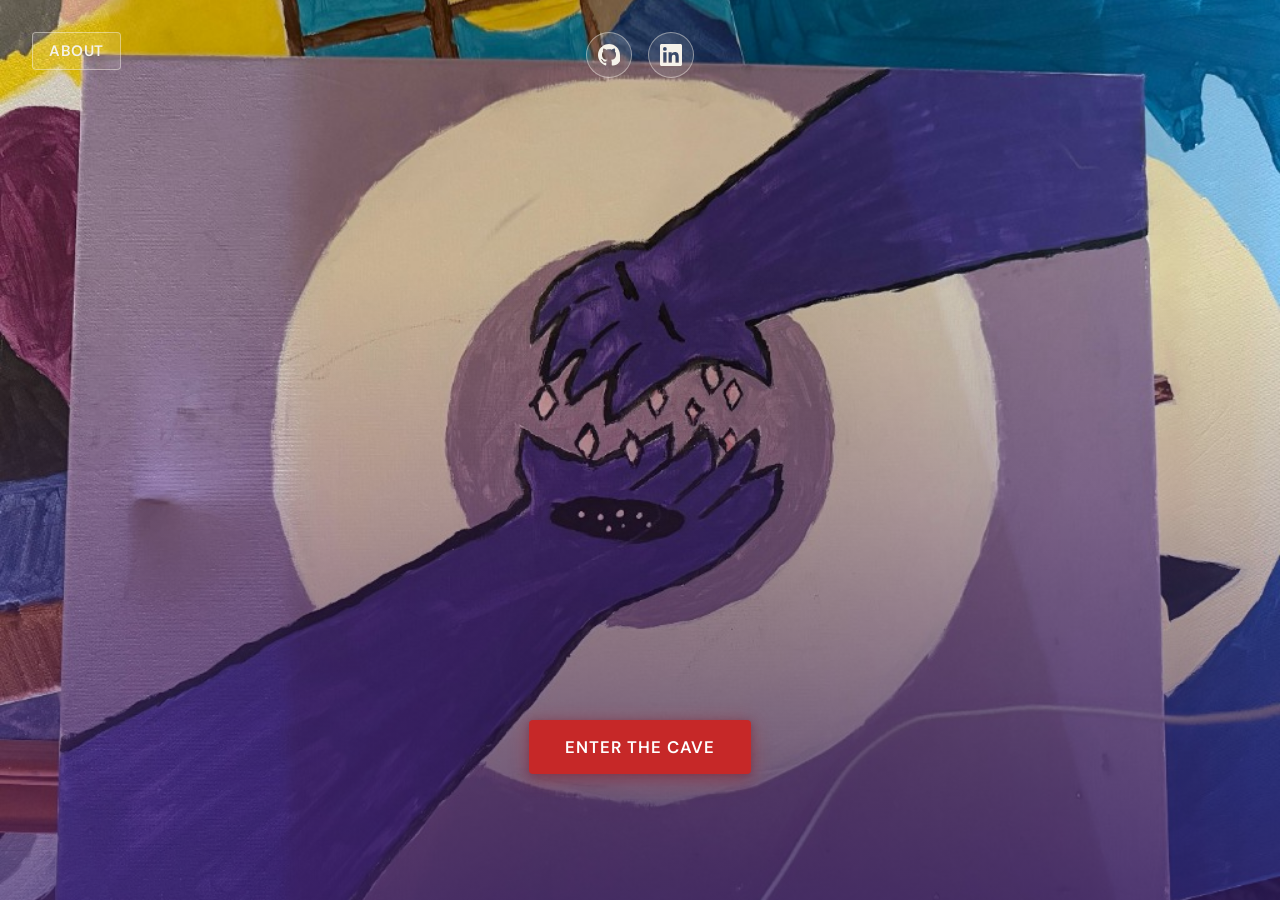
<file: index.html>
<!DOCTYPE html>
<html lang="en">
  <head>
    <meta charset="UTF-8" />
    <meta name="viewport" content="width=device-width, initial-scale=1.0" />
    <title>Portfolio — Enter the Cave</title>
    <link rel="preconnect" href="https://fonts.googleapis.com" />
    <link rel="preconnect" href="https://fonts.gstatic.com" crossorigin />
    <link
      href="https://fonts.googleapis.com/css2?family=Cormorant+Garamond:wght@500;600&family=DM+Sans:wght@400;500;600&display=swap"
      rel="stylesheet"
    />
    <link rel="stylesheet" href="css/styles.css" />
  </head>
  <body>
    <main class="home fade-in">
      <div class="home__bg" role="img" aria-label="Painting of two hands reaching across concentric circles"></div>
      <a href="about.html" class="home__about-link">About</a>
      <nav class="home__social" aria-label="Social links">
        <a
          href="https://github.com/FranciscoBenjamn"
          target="_blank"
          rel="noopener noreferrer"
          aria-label="GitHub profile (opens in new tab)"
        >
          <svg viewBox="0 0 24 24" aria-hidden="true">
            <path
              d="M12 0C5.37 0 0 5.37 0 12c0 5.31 3.435 9.795 8.205 11.385.6.105.825-.255.825-.57 0-.285-.015-1.23-.015-2.235-3.015.555-3.795-.735-4.035-1.41-.135-.345-.72-1.41-1.23-1.695-.42-.225-1.02-.78-.015-.795.945-.015 1.62.87 1.845 1.23 1.08 1.815 2.805 1.305 3.495.99.105-.78.42-1.305.765-1.605-2.67-.3-5.46-1.335-5.46-5.925 0-1.305.465-2.385 1.23-3.225-.12-.3-.54-1.53.12-3.18 0 0 1.005-.315 3.3 1.23.96-.27 1.98-.405 3-.405s2.04.135 3 .405c2.295-1.56 3.3-1.23 3.3-1.23.66 1.65.24 2.88.12 3.18.765.84 1.23 1.905 1.23 3.225 0 4.605-2.805 5.625-5.475 5.925.435.375.81 1.095.81 2.22 0 1.605-.015 2.895-.015 3.3 0 .315.225.69.825.57A8.203 8.203 0 0 0 24 12c0-6.63-5.37-12-12-12z"
            />
          </svg>
        </a>
        <a
          href="https://www.linkedin.com/in/franklin-benjamin/"
          target="_blank"
          rel="noopener noreferrer"
          aria-label="LinkedIn profile (opens in new tab)"
        >
          <svg viewBox="0 0 24 24" aria-hidden="true">
            <path
              d="M20.447 20.452h-3.554v-5.569c0-1.328-.027-3.037-1.852-3.037-1.853 0-2.136 1.445-2.136 2.939v5.667H9.351V9h3.414v1.561h.046c.477-.9 1.637-1.85 3.37-1.85 3.601 0 4.267 2.37 4.267 5.455v6.286zM5.337 7.433a2.062 2.062 0 0 1-2.063-2.065 2.064 2.064 0 1 1 2.063 2.065zm1.782 13.019H3.555V9h3.564v11.452zM22.225 0H1.771C.792 0 0 .774 0 1.729v20.542C0 23.227.792 24 1.771 24h20.451C23.2 24 24 23.227 24 22.271V1.729C24 .774 23.2 0 22.222 0h.003z"
            />
          </svg>
        </a>
      </nav>
      <div class="home__content">
        <a href="projects.html" class="btn-cave">Enter the Cave</a>
      </div>
    </main>
  </body>
</html>
</file>
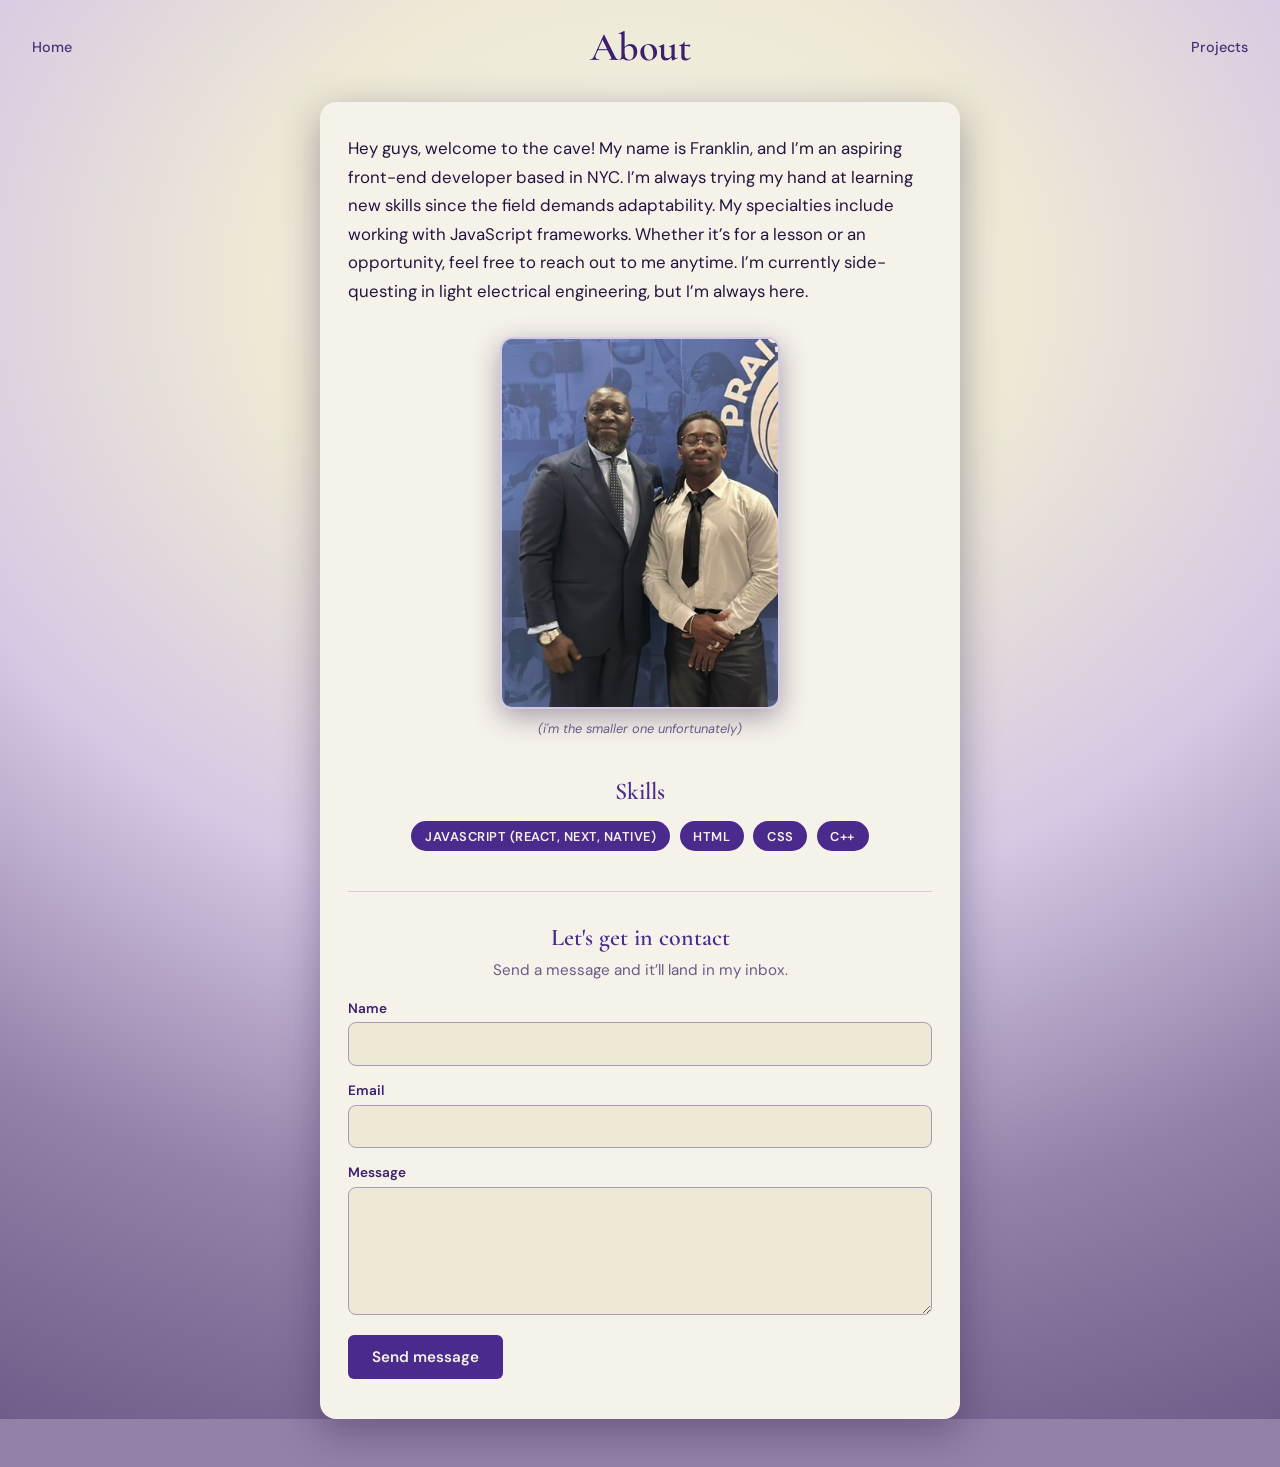
<file: about.html>
<!DOCTYPE html>
<html lang="en">
  <head>
    <meta charset="UTF-8" />
    <meta name="viewport" content="width=device-width, initial-scale=1.0" />
    <title>About — The Cave</title>
    <link rel="preconnect" href="https://fonts.googleapis.com" />
    <link rel="preconnect" href="https://fonts.gstatic.com" crossorigin />
    <link
      href="https://fonts.googleapis.com/css2?family=Cormorant+Garamond:wght@500;600&family=DM+Sans:wght@400;500;600&display=swap"
      rel="stylesheet"
    />
    <link rel="stylesheet" href="css/styles.css" />
  </head>
  <body>
    <div class="about-page fade-in">
      <header class="about-header">
        <a href="index.html" class="back-link about-header__left">Home</a>
        <h1>About</h1>
        <a href="projects.html" class="back-link about-header__right">Projects</a>
      </header>

      <article class="about-body">
        <p class="about-intro">
          Hey guys, welcome to the cave! My name is Franklin, and I’m an aspiring front-end developer
          based in NYC. I’m always trying my hand at learning new skills since the field demands
          adaptability. My specialties include working with JavaScript frameworks. Whether it’s for
          a lesson or an opportunity, feel free to reach out to me anytime. I’m currently
          side-questing in light electrical engineering, but I’m always here.
        </p>

        <figure class="about-photo">
          <img
            src="images/about-photo.png"
            alt="Franklin standing next to a family member at an event"
            width="400"
            height="500"
            loading="lazy"
          />
          <figcaption>(i'm the smaller one unfortunately)</figcaption>
        </figure>

        <section class="about-skills-section">
          <h2>Skills</h2>
          <ul class="about-skills">
            <li>Javascript (React, Next, Native)</li>
            <li>HTML</li>
            <li>CSS</li>
            <li>C++</li>
          </ul>
        </section>

        <section class="contact-section">
          <h2>Let's get in contact</h2>
          <p class="contact-note">Send a message and it’ll land in my inbox.</p>
          <p class="contact-success" id="contact-success" hidden>
            Thanks — your message was sent. I’ll get back to you soon.
          </p>
          <form
            class="contact-form"
            action="https://formsubmit.co/franklin.benjamine2@gmail.com"
            method="POST"
          >
            <input type="hidden" name="_subject" value="New message from your portfolio" />
            <input type="hidden" name="_next" id="form-next" value="" />
            <input type="hidden" name="_captcha" value="false" />
            <input
              type="text"
              name="_gotcha"
              class="contact-form__honeypot"
              tabindex="-1"
              autocomplete="off"
              aria-hidden="true"
            />

            <label class="contact-form__field">
              <span>Name</span>
              <input type="text" name="name" required autocomplete="name" />
            </label>

            <label class="contact-form__field">
              <span>Email</span>
              <input type="email" name="email" required autocomplete="email" />
            </label>

            <label class="contact-form__field">
              <span>Message</span>
              <textarea name="message" rows="5" required></textarea>
            </label>

            <button type="submit" class="btn-contact">Send message</button>
          </form>
        </section>
      </article>
    </div>

    <script>
      const formNext = document.getElementById("form-next");
      if (formNext) {
        formNext.value = `${window.location.origin}/about?sent=1`;
      }

      if (new URLSearchParams(window.location.search).get("sent") === "1") {
        document.getElementById("contact-success").hidden = false;
        document.querySelector(".contact-form").hidden = true;
        document.querySelector(".contact-note").hidden = true;
      }
    </script>
  </body>
</html>
</file>
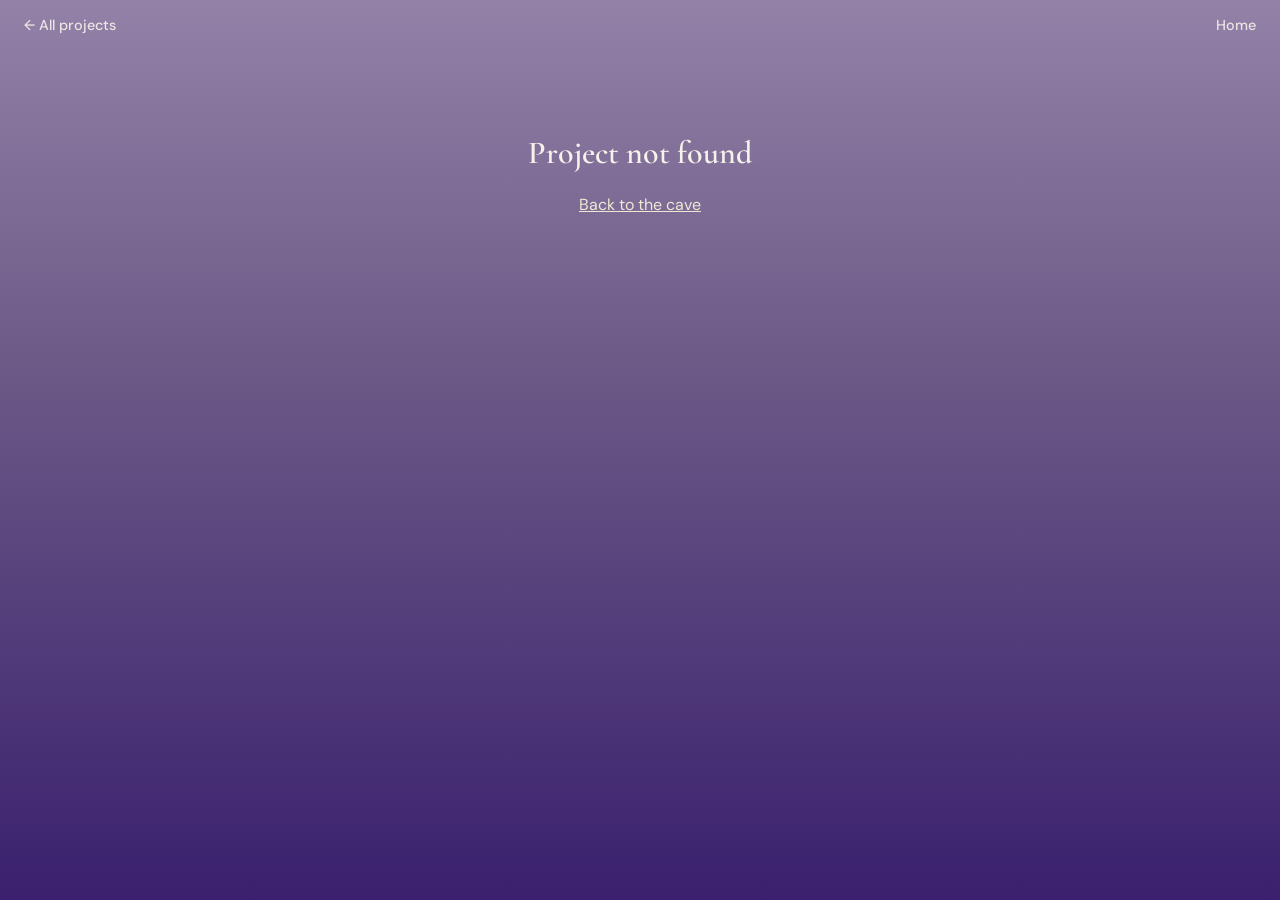
<file: project.html>
<!DOCTYPE html>
<html lang="en">
  <head>
    <meta charset="UTF-8" />
    <meta name="viewport" content="width=device-width, initial-scale=1.0" />
    <title>Project — Portfolio</title>
    <link rel="preconnect" href="https://fonts.googleapis.com" />
    <link rel="preconnect" href="https://fonts.gstatic.com" crossorigin />
    <link
      href="https://fonts.googleapis.com/css2?family=Cormorant+Garamond:wght@500;600&family=DM+Sans:wght@400;500;600&display=swap"
      rel="stylesheet"
    />
    <link rel="stylesheet" href="css/styles.css" />
  </head>
  <body>
    <div class="detail-page">
      <nav class="detail-nav">
        <a href="projects.html" class="back-link">← All projects</a>
        <a href="index.html" class="back-link">Home</a>
      </nav>
      <div id="content"></div>
    </div>

    <script src="js/projects.js"></script>
    <script>
      const params = new URLSearchParams(window.location.search);
      const id = params.get("id");
      const project = id ? getProjectById(id) : null;
      const content = document.getElementById("content");

      if (!project) {
        content.innerHTML = `
          <div class="detail-not-found fade-in">
            <h1>Project not found</h1>
            <p><a href="projects.html">Back to the cave</a></p>
          </div>
        `;
        document.title = "Not found — Portfolio";
      } else {
        document.title = `${project.title} — Portfolio`;
        content.innerHTML = `
          <article class="fade-in">
            <div class="detail-hero">
              <img src="${project.image}" alt="${project.title}" />
            </div>
            <div class="detail-body">
              <a
                href="${project.github}"
                class="btn-github"
                target="_blank"
                rel="noopener noreferrer"
              >View code on GitHub ↗</a>
              <h1>${project.title}</h1>
              <p class="detail-tagline">${project.tagline}</p>
              <div class="detail-stack">
                ${project.stack.map((s) => `<span>${s}</span>`).join("")}
              </div>
              <section class="detail-section">
                <h2>What it is</h2>
                <p>${project.description}</p>
              </section>
              <section class="detail-section">
                <h2>How it was made</h2>
                <p>${project.howItWasMade}</p>
              </section>
            </div>
          </article>
        `;
      }
    </script>
  </body>
</html>
</file>
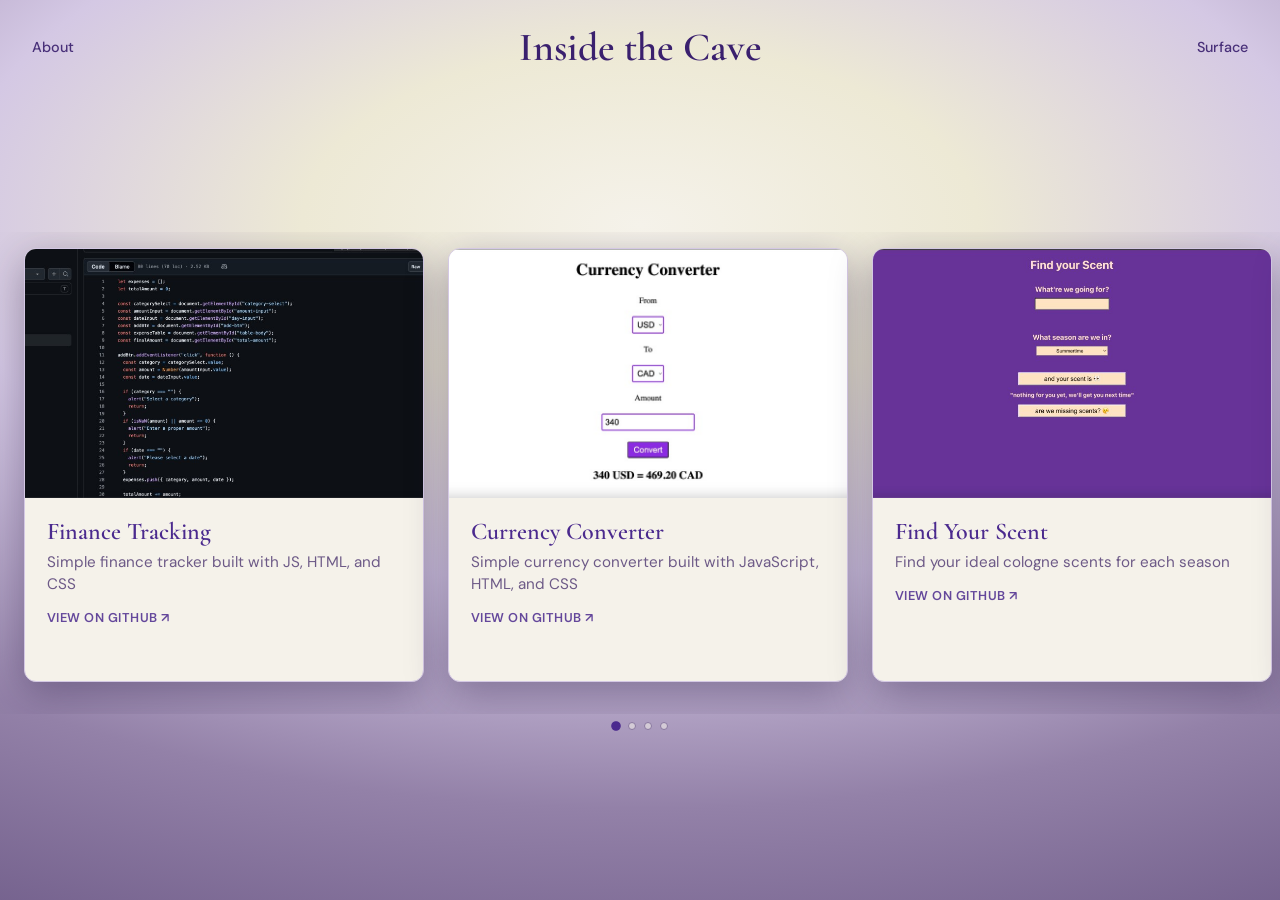
<file: projects.html>
<!DOCTYPE html>
<html lang="en">
  <head>
    <meta charset="UTF-8" />
    <meta name="viewport" content="width=device-width, initial-scale=1.0" />
    <title>Projects — The Cave</title>
    <link rel="preconnect" href="https://fonts.googleapis.com" />
    <link rel="preconnect" href="https://fonts.gstatic.com" crossorigin />
    <link
      href="https://fonts.googleapis.com/css2?family=Cormorant+Garamond:wght@500;600&family=DM+Sans:wght@400;500;600&display=swap"
      rel="stylesheet"
    />
    <link rel="stylesheet" href="css/styles.css" />
  </head>
  <body>
    <div class="projects-page fade-in">
      <header class="projects-header">
        <a href="about.html" class="back-link projects-header__left">About</a>
        <h1>Inside the Cave</h1>
        <a href="index.html" class="back-link">Surface</a>
      </header>

      <div class="carousel-wrap">
        <div class="carousel" id="carousel" aria-label="Project carousel"></div>
        <div class="carousel-dots" id="dots" aria-hidden="true"></div>
      </div>
    </div>

    <script src="js/projects.js"></script>
    <script>
      const carousel = document.getElementById("carousel");
      const dotsContainer = document.getElementById("dots");

      PROJECTS.forEach((project) => {
        const card = document.createElement("article");
        card.className = "carousel__card";
        const primaryLink = project.live ?? project.github;
        const primaryLabel = project.live ? "View ↗" : "View on GitHub ↗";
        const githubLinkHtml = project.live
          ? `<a class="carousel__card-link" href="${project.github}" target="_blank" rel="noopener noreferrer" aria-label="${project.title} repository on GitHub (opens in new tab)">View on GitHub ↗</a>`
          : "";
        card.innerHTML = `
          <img src="${project.image}" alt="" loading="lazy" />
          <div class="carousel__card-body">
            <h2>${project.title}</h2>
            <p>${project.tagline}</p>
            <a class="carousel__card-link" href="${primaryLink}" target="_blank" rel="noopener noreferrer">${primaryLabel}</a>
            ${githubLinkHtml}
          </div>
        `;
        carousel.appendChild(card);

        const dot = document.createElement("span");
        dotsContainer.appendChild(dot);
      });

      const dots = [...dotsContainer.children];
      const cards = [...carousel.children];

      function updateDots() {
        const scrollLeft = carousel.scrollLeft;
        const cardWidth = cards[0]?.offsetWidth ?? 1;
        const gap = 24;
        const index = Math.round(scrollLeft / (cardWidth + gap));
        dots.forEach((d, i) => d.classList.toggle("active", i === index));
      }

      carousel.addEventListener("scroll", () => {
        requestAnimationFrame(updateDots);
      });

      updateDots();
    </script>
  </body>
</html>
</file>
<file: css/styles.css>
:root {
  /* Matched to portfoliohome painting */
  --white: #f5f2ea;
  --white-soft: #ede9d5;
  --lavender-pale: #d4c8e4;
  --lavender: #a89bb8;
  --lavender-dusty: #9381a8;
  --purple-mid: #6d5a87;
  --purple-deep: #4b2a8e;
  --purple-dark: #3a206e;
  --purple-ink: #24143f;
  --cave-red: #c62828;
  --cave-red-hover: #e53935;
  --shadow: rgba(36, 20, 63, 0.38);
  font-family: "DM Sans", system-ui, sans-serif;
}

*,
*::before,
*::after {
  box-sizing: border-box;
}

html {
  scroll-behavior: smooth;
}

body {
  margin: 0;
  min-height: 100dvh;
  color: var(--purple-ink);
  background: var(--lavender-dusty);
}

h1,
h2,
h3 {
  font-family: "Cormorant Garamond", Georgia, serif;
  font-weight: 600;
  line-height: 1.15;
}

/* —— Home / Cave entrance —— */
.home {
  position: relative;
  min-height: 100dvh;
  display: flex;
  flex-direction: column;
  align-items: center;
  justify-content: flex-end;
  padding: 2rem 1.5rem 12vh;
  overflow: hidden;
}

.home__bg {
  position: absolute;
  inset: 0;
  background: url("../images/portfoliohome.png") center / cover no-repeat;
  z-index: 0;
}

.home__bg::after {
  content: "";
  position: absolute;
  inset: 0;
  background: linear-gradient(
    to top,
    rgba(58, 32, 110, 0.65) 0%,
    rgba(75, 42, 142, 0.2) 45%,
    transparent 70%
  );
  pointer-events: none;
}

.home__content {
  position: relative;
  z-index: 1;
  text-align: center;
}

.home__social {
  position: absolute;
  top: 1.5rem;
  left: 50%;
  z-index: 2;
  display: flex;
  justify-content: center;
  gap: 1rem;
  transform: translateX(-50%);
}

.home__social a {
  display: flex;
  align-items: center;
  justify-content: center;
  width: 46px;
  height: 46px;
  color: var(--white);
  background: rgba(245, 242, 234, 0.12);
  border: 1px solid rgba(245, 242, 234, 0.45);
  border-radius: 50%;
  text-decoration: none;
  transition:
    background 0.2s ease,
    color 0.2s ease,
    transform 0.2s ease,
    border-color 0.2s ease;
}

.home__social a:hover {
  background: var(--white);
  color: var(--purple-deep);
  border-color: var(--white);
  transform: translateY(-2px);
}

@media (min-width: 768px) {
  .home__social {
    top: 2rem;
  }
}

.home__social a:focus-visible {
  outline: 3px solid var(--white);
  outline-offset: 3px;
}

.home__social svg {
  width: 22px;
  height: 22px;
  fill: currentColor;
}

.btn-cave {
  display: inline-block;
  margin: 0;
  padding: 1rem 2.25rem;
  font-size: 1.05rem;
  font-weight: 600;
  letter-spacing: 0.06em;
  text-transform: uppercase;
  text-decoration: none;
  color: #fff;
  background: var(--cave-red);
  border: none;
  border-radius: 4px;
  cursor: pointer;
  box-shadow:
    0 4px 20px rgba(198, 40, 40, 0.45),
    0 2px 8px var(--shadow);
  transition:
    transform 0.2s ease,
    background 0.2s ease,
    box-shadow 0.2s ease;
}

.btn-cave:hover {
  background: var(--cave-red-hover);
  transform: translateY(-2px);
  box-shadow:
    0 8px 28px rgba(198, 40, 40, 0.5),
    0 4px 12px var(--shadow);
}

.btn-cave:focus-visible {
  outline: 3px solid var(--white);
  outline-offset: 4px;
}

.home__about-link {
  position: absolute;
  top: 1.5rem;
  left: 1.5rem;
  z-index: 2;
  font-size: 0.95rem;
  font-weight: 600;
  letter-spacing: 0.04em;
  text-transform: uppercase;
  text-decoration: none;
  color: var(--white);
  padding: 0.5rem 1rem;
  border: 1px solid rgba(245, 242, 234, 0.45);
  border-radius: 4px;
  background: rgba(245, 242, 234, 0.12);
  transition:
    background 0.2s ease,
    color 0.2s ease,
    border-color 0.2s ease;
}

.home__about-link:hover {
  background: var(--white);
  color: var(--purple-deep);
  border-color: var(--white);
}

.home__about-link:focus-visible {
  outline: 3px solid var(--white);
  outline-offset: 3px;
}

@media (min-width: 768px) {
  .home__about-link {
    top: 2rem;
    left: 2rem;
  }
}

/* —— About —— */
.about-page {
  min-height: 100dvh;
  background: radial-gradient(
      ellipse 120% 90% at 50% 20%,
      var(--white) 0%,
      var(--white-soft) 25%,
      var(--lavender-pale) 50%,
      var(--lavender-dusty) 75%,
      var(--purple-mid) 100%
    );
}

.about-header {
  display: grid;
  grid-template-columns: minmax(5rem, 1fr) auto minmax(5rem, 1fr);
  align-items: center;
  gap: 2rem;
  padding: 1.5rem 2rem 0.5rem;
}

.about-header h1 {
  margin: 0;
  grid-column: 2;
  font-size: clamp(1.75rem, 4vw, 2.5rem);
  color: var(--purple-dark);
  text-align: center;
}

.about-header .back-link {
  color: var(--purple-dark);
}

.about-header__left {
  grid-column: 1;
  justify-self: start;
}

.about-header__right {
  grid-column: 3;
  justify-self: end;
}

.about-body {
  max-width: 40rem;
  margin: 1.5rem auto 3rem;
  padding: 2rem 1.75rem 2.5rem;
  background: var(--white);
  border-radius: 16px;
  box-shadow: 0 12px 40px var(--shadow);
}

.about-intro {
  margin: 0 0 2rem;
  font-size: 1.05rem;
  line-height: 1.7;
  color: var(--purple-ink);
}

.about-photo {
  margin: 0 auto 2.5rem;
  max-width: 280px;
  text-align: center;
}

.about-photo img {
  display: block;
  width: 100%;
  height: auto;
  border-radius: 12px;
  box-shadow: 0 8px 28px var(--shadow);
  border: 2px solid var(--lavender-pale);
}

.about-photo figcaption {
  margin-top: 0.65rem;
  font-size: 0.8rem;
  font-style: italic;
  color: var(--purple-mid);
  line-height: 1.4;
}

.about-skills-section h2 {
  margin: 0 0 1rem;
  font-size: 1.5rem;
  color: var(--purple-deep);
  text-align: center;
}

.about-skills {
  list-style: none;
  margin: 0;
  padding: 0;
  display: flex;
  flex-wrap: wrap;
  justify-content: center;
  gap: 0.6rem;
}

.about-skills li {
  font-size: 0.8rem;
  font-weight: 600;
  text-transform: uppercase;
  letter-spacing: 0.04em;
  padding: 0.4rem 0.85rem;
  background: var(--purple-deep);
  color: var(--white);
  border-radius: 999px;
}

.contact-section {
  margin-top: 2.5rem;
  padding-top: 2rem;
  border-top: 1px solid var(--lavender-pale);
}

.contact-section h2 {
  margin: 0 0 0.5rem;
  font-size: 1.5rem;
  color: var(--purple-deep);
  text-align: center;
}

.contact-note {
  margin: 0 0 1.25rem;
  font-size: 0.95rem;
  color: var(--purple-mid);
  text-align: center;
}

.contact-success {
  margin: 0 0 1rem;
  padding: 0.85rem 1rem;
  font-size: 0.95rem;
  color: var(--purple-dark);
  background: var(--lavender-pale);
  border-radius: 8px;
}

.contact-form {
  display: flex;
  flex-direction: column;
  gap: 1rem;
}

.contact-form__honeypot {
  position: absolute;
  left: -9999px;
  opacity: 0;
  pointer-events: none;
}

.contact-form__field {
  display: flex;
  flex-direction: column;
  gap: 0.35rem;
}

.contact-form__field span {
  font-size: 0.85rem;
  font-weight: 600;
  color: var(--purple-dark);
}

.contact-form__field input,
.contact-form__field textarea {
  font: inherit;
  font-size: 1rem;
  padding: 0.65rem 0.85rem;
  color: var(--purple-ink);
  background: var(--white-soft);
  border: 1px solid var(--lavender);
  border-radius: 8px;
  transition: border-color 0.15s ease;
}

.contact-form__field input:focus,
.contact-form__field textarea:focus {
  outline: none;
  border-color: var(--purple-deep);
}

.contact-form__field textarea {
  resize: vertical;
  min-height: 120px;
}

.btn-contact {
  align-self: flex-start;
  margin-top: 0.25rem;
  padding: 0.75rem 1.5rem;
  font: inherit;
  font-size: 0.95rem;
  font-weight: 600;
  color: var(--white);
  background: var(--purple-deep);
  border: none;
  border-radius: 6px;
  cursor: pointer;
  transition:
    background 0.15s ease,
    transform 0.15s ease;
}

.btn-contact:hover {
  background: var(--purple-dark);
  transform: translateY(-1px);
}

.btn-contact:focus-visible {
  outline: 3px solid var(--lavender-pale);
  outline-offset: 3px;
}

.projects-header__left {
  grid-column: 1;
  justify-self: start;
}

/* —— Projects carousel —— */
.projects-page {
  min-height: 100dvh;
  background: radial-gradient(
      ellipse 120% 90% at 50% 25%,
      var(--white) 0%,
      var(--white-soft) 22%,
      var(--lavender-pale) 45%,
      var(--lavender-dusty) 72%,
      var(--purple-mid) 100%
    );
  display: flex;
  flex-direction: column;
}

.projects-header {
  display: grid;
  grid-template-columns: minmax(5rem, 1fr) auto minmax(5rem, 1fr);
  align-items: center;
  gap: 2rem;
  padding: 1.5rem 2rem 0.5rem;
}

.projects-header h1 {
  margin: 0;
  grid-column: 2;
  font-size: clamp(1.75rem, 4vw, 2.5rem);
  color: var(--purple-dark);
  text-align: center;
}

.projects-header .back-link {
  color: var(--purple-dark);
}

.projects-header .back-link:last-of-type {
  grid-column: 3;
  justify-self: end;
}

.projects-page .back-link {
  color: var(--purple-dark);
}

.back-link {
  color: var(--white);
  text-decoration: none;
  font-size: 0.9rem;
  font-weight: 500;
  opacity: 0.9;
  transition:
    opacity 0.15s,
    color 0.15s;
}

.back-link:hover {
  opacity: 1;
  text-decoration: underline;
}

.carousel-wrap {
  flex: 1;
  display: flex;
  flex-direction: column;
  justify-content: center;
  padding: 1rem 0 2rem;
  position: relative;
}

.carousel-hint {
  text-align: center;
  font-size: 0.85rem;
  color: var(--purple-dark);
  opacity: 0.75;
  margin: 0 0 0.75rem;
}

.carousel {
  display: flex;
  gap: 1.5rem;
  overflow-x: auto;
  scroll-snap-type: x mandatory;
  scroll-padding: 1.5rem;
  padding: 1rem 1.5rem 2rem;
  -webkit-overflow-scrolling: touch;
  scrollbar-width: thin;
  scrollbar-color: var(--purple-deep) transparent;
}

.carousel::-webkit-scrollbar {
  height: 6px;
}

.carousel::-webkit-scrollbar-thumb {
  background: var(--purple-deep);
  border-radius: 3px;
}

.carousel__card {
  flex: 0 0 min(85vw, 380px);
  scroll-snap-align: center;
  background: var(--white);
  border: 1px solid var(--lavender-pale);
  border-radius: 12px;
  overflow: hidden;
  box-shadow: 0 12px 40px var(--shadow);
  text-decoration: none;
  color: inherit;
  transition:
    transform 0.25s ease,
    box-shadow 0.25s ease;
}

.carousel__card:hover {
  transform: translateY(-6px) scale(1.02);
  box-shadow: 0 20px 50px var(--shadow);
}

.carousel__card:focus-visible {
  outline: 3px solid var(--cave-red);
  outline-offset: 4px;
}

.carousel__card img {
  width: 100%;
  aspect-ratio: 16 / 10;
  object-fit: cover;
  display: block;
}

.carousel__card-body {
  padding: 1.25rem 1.35rem 1.5rem;
}

.carousel__card-body h2 {
  margin: 0 0 0.35rem;
  font-size: 1.5rem;
  color: var(--purple-deep);
}

.carousel__card-body p {
  margin: 0;
  font-size: 0.95rem;
  color: var(--purple-mid);
  line-height: 1.45;
}

.carousel__card-link {
  display: block;
  margin-top: 0.85rem;
  font-size: 0.8rem;
  font-weight: 600;
  letter-spacing: 0.04em;
  text-transform: uppercase;
  color: var(--purple-deep);
  opacity: 0.85;
  text-decoration: none;
}

.carousel__card:hover .carousel__card-link {
  opacity: 1;
  color: var(--cave-red);
}

.btn-github {
  display: inline-block;
  margin-bottom: 1.25rem;
  padding: 0.65rem 1.25rem;
  font-size: 0.9rem;
  font-weight: 600;
  text-decoration: none;
  color: var(--white);
  background: var(--purple-deep);
  border-radius: 6px;
  transition:
    background 0.15s ease,
    transform 0.15s ease;
}

.btn-github:hover {
  background: var(--purple-dark);
  transform: translateY(-1px);
}

.btn-github:focus-visible {
  outline: 3px solid var(--lavender-pale);
  outline-offset: 3px;
}

.carousel-dots {
  display: flex;
  justify-content: center;
  gap: 0.5rem;
  margin-top: 0.5rem;
}

.carousel-dots span {
  width: 8px;
  height: 8px;
  border-radius: 50%;
  background: var(--white);
  border: 1px solid var(--purple-mid);
  opacity: 0.55;
  transition:
    opacity 0.2s,
    transform 0.2s,
    background 0.2s;
}

.carousel-dots span.active {
  opacity: 1;
  background: var(--purple-deep);
  border-color: var(--purple-deep);
  transform: scale(1.2);
}

/* —— Project detail —— */
.detail-page {
  min-height: 100dvh;
  background: linear-gradient(
    180deg,
    var(--lavender-dusty) 0%,
    var(--purple-mid) 40%,
    var(--purple-dark) 100%
  );
}

.detail-hero {
  position: relative;
  height: min(42vh, 320px);
  overflow: hidden;
}

.detail-hero img {
  width: 100%;
  height: 100%;
  object-fit: cover;
}

.detail-hero::after {
  content: "";
  position: absolute;
  inset: 0;
  background: linear-gradient(
    to top,
    var(--lavender-dusty) 0%,
    transparent 65%
  );
}

.detail-body {
  max-width: 42rem;
  margin: -3rem auto 0;
  padding: 2rem 1.75rem 2.5rem;
  position: relative;
  z-index: 1;
  background: var(--white);
  border-radius: 16px 16px 0 0;
  box-shadow: 0 -8px 40px var(--shadow);
}

.detail-body h1 {
  margin: 0 0 0.5rem;
  font-size: clamp(2rem, 5vw, 2.75rem);
  color: var(--purple-deep);
}

.detail-tagline {
  margin: 0 0 1.5rem;
  font-size: 1.1rem;
  color: var(--lavender);
  font-style: italic;
  font-family: "Cormorant Garamond", Georgia, serif;
}

.detail-stack {
  display: flex;
  flex-wrap: wrap;
  gap: 0.5rem;
  margin-bottom: 2rem;
}

.detail-stack span {
  font-size: 0.75rem;
  font-weight: 600;
  text-transform: uppercase;
  letter-spacing: 0.05em;
  padding: 0.35rem 0.75rem;
  background: var(--purple-deep);
  color: var(--white);
  border-radius: 999px;
}

.detail-section h2 {
  margin: 0 0 0.75rem;
  font-size: 1.35rem;
  color: var(--purple-deep);
}

.detail-section p {
  margin: 0 0 1.5rem;
  line-height: 1.65;
  color: var(--purple-ink);
  opacity: 0.88;
}

.detail-nav {
  padding: 1rem 1.5rem;
  display: flex;
  justify-content: space-between;
  align-items: center;
}

.detail-not-found {
  text-align: center;
  padding: 4rem 1.5rem;
  color: var(--white);
}

.detail-not-found h1 {
  color: var(--white);
}

.detail-not-found a {
  color: var(--white-soft);
}

/* Fade-in on load */
.fade-in {
  animation: fadeIn 0.6s ease forwards;
}

@keyframes fadeIn {
  from {
    opacity: 0;
    transform: translateY(12px);
  }
  to {
    opacity: 1;
    transform: translateY(0);
  }
}

@media (min-width: 768px) {
  .home {
    padding-bottom: 14vh;
  }

  .carousel__card {
    flex: 0 0 400px;
  }
}
</file>
